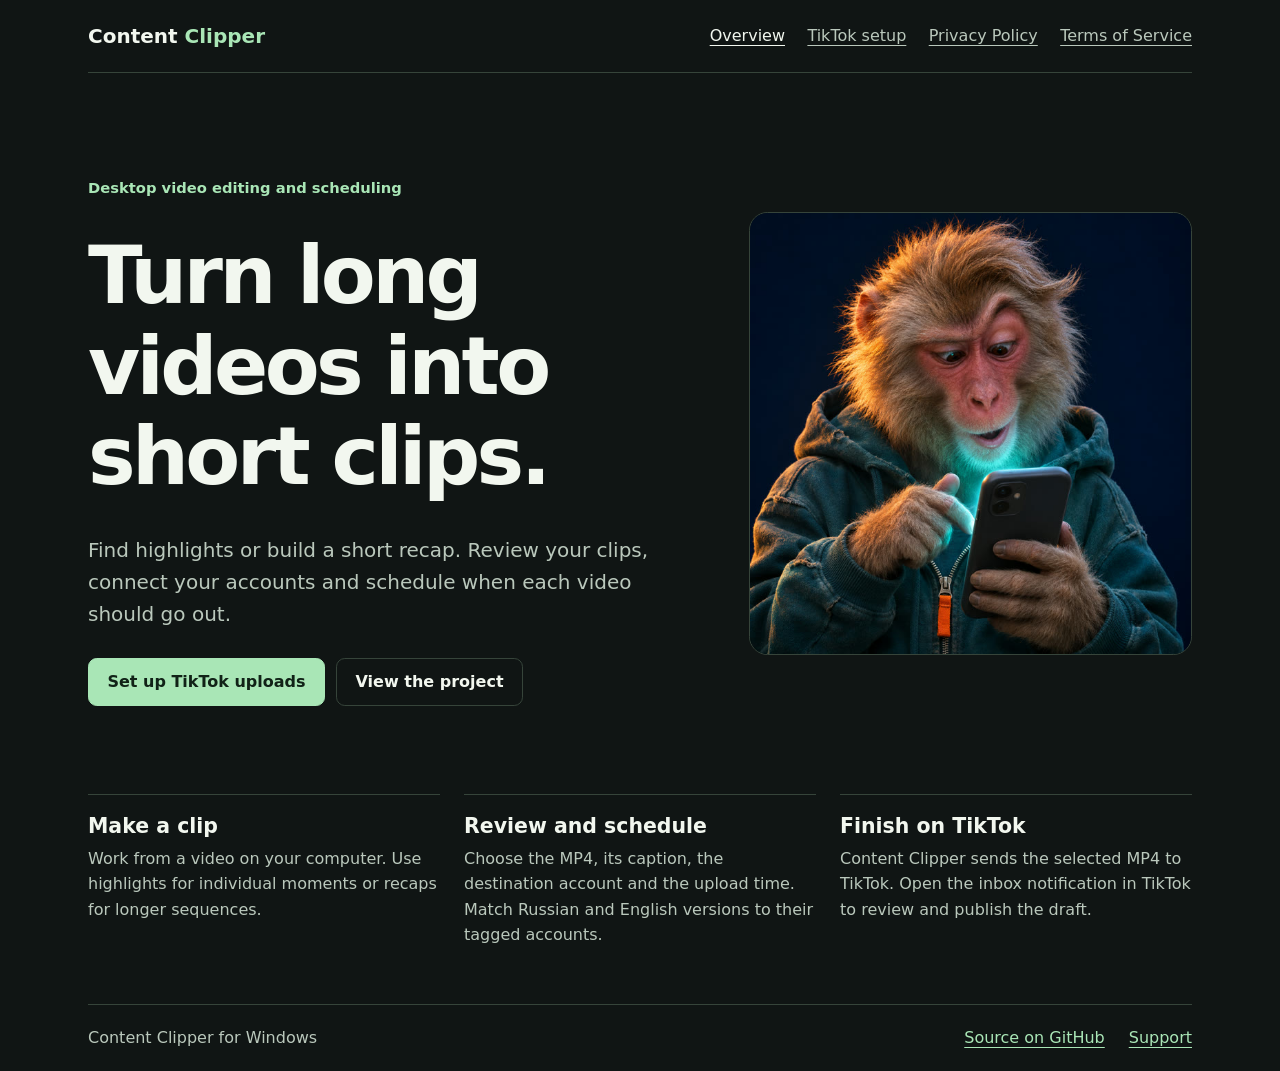
<file: index.html>
<!doctype html>
<html lang="en">
<head>
  <meta charset="utf-8">
  <meta name="viewport" content="width=device-width, initial-scale=1">
  <meta name="description" content="Create short video clips from your footage and schedule uploads from Windows.">
  <title>Content Clipper for Windows</title>
  <link rel="stylesheet" href="styles.css">
</head>
<body>
  <a class="skip" href="#content">Skip to content</a>
  <header class="wrap masthead">
    <a class="wordmark" href="./">Content <span>Clipper</span></a>
    <nav aria-label="Main navigation">
      <a href="./" aria-current="page">Overview</a>
      <a href="guide.html">TikTok setup</a>
      <a href="privacy.html">Privacy Policy</a>
      <a href="terms.html">Terms of Service</a>
    </nav>
  </header>
  <main id="content" class="wrap">
    <section class="hero">
      <div class="hero-copy">
        <p class="eyebrow">Desktop video editing and scheduling</p>
        <h1>Turn long videos into short clips.</h1>
        <p class="lead">Find highlights or build a short recap. Review your clips, connect your accounts and schedule when each video should go out.</p>
        <div class="actions">
          <a class="button" href="guide.html">Set up TikTok uploads</a>
          <a class="button secondary" href="https://github.com/danyapro2003/content_maker/tree/codex/highlights-v5">View the project</a>
        </div>
      </div>
      <figure class="art">
        <img src="macaque.jpg" width="640" height="640" alt="A macaque in a teal hoodie watching a video on a phone">
      </figure>
    </section>
    <section class="features" aria-label="What Content Clipper does">
      <article><h2>Make a clip</h2><p>Work from a video on your computer. Use highlights for individual moments or recaps for longer sequences.</p></article>
      <article><h2>Review and schedule</h2><p>Choose the MP4, its caption, the destination account and the upload time. Match Russian and English versions to their tagged accounts.</p></article>
      <article><h2>Finish on TikTok</h2><p>Content Clipper sends the selected MP4 to TikTok. Open the inbox notification in TikTok to review and publish the draft.</p></article>
    </section>
  </main>
  <footer class="wrap footer">
    <span>Content Clipper for Windows</span>
    <a href="https://github.com/danyapro2003/content_maker/tree/codex/highlights-v5">Source on GitHub</a>
    <a href="https://github.com/danyapro2003/content_maker/issues">Support</a>
  </footer>
</body>
</html>
</file>
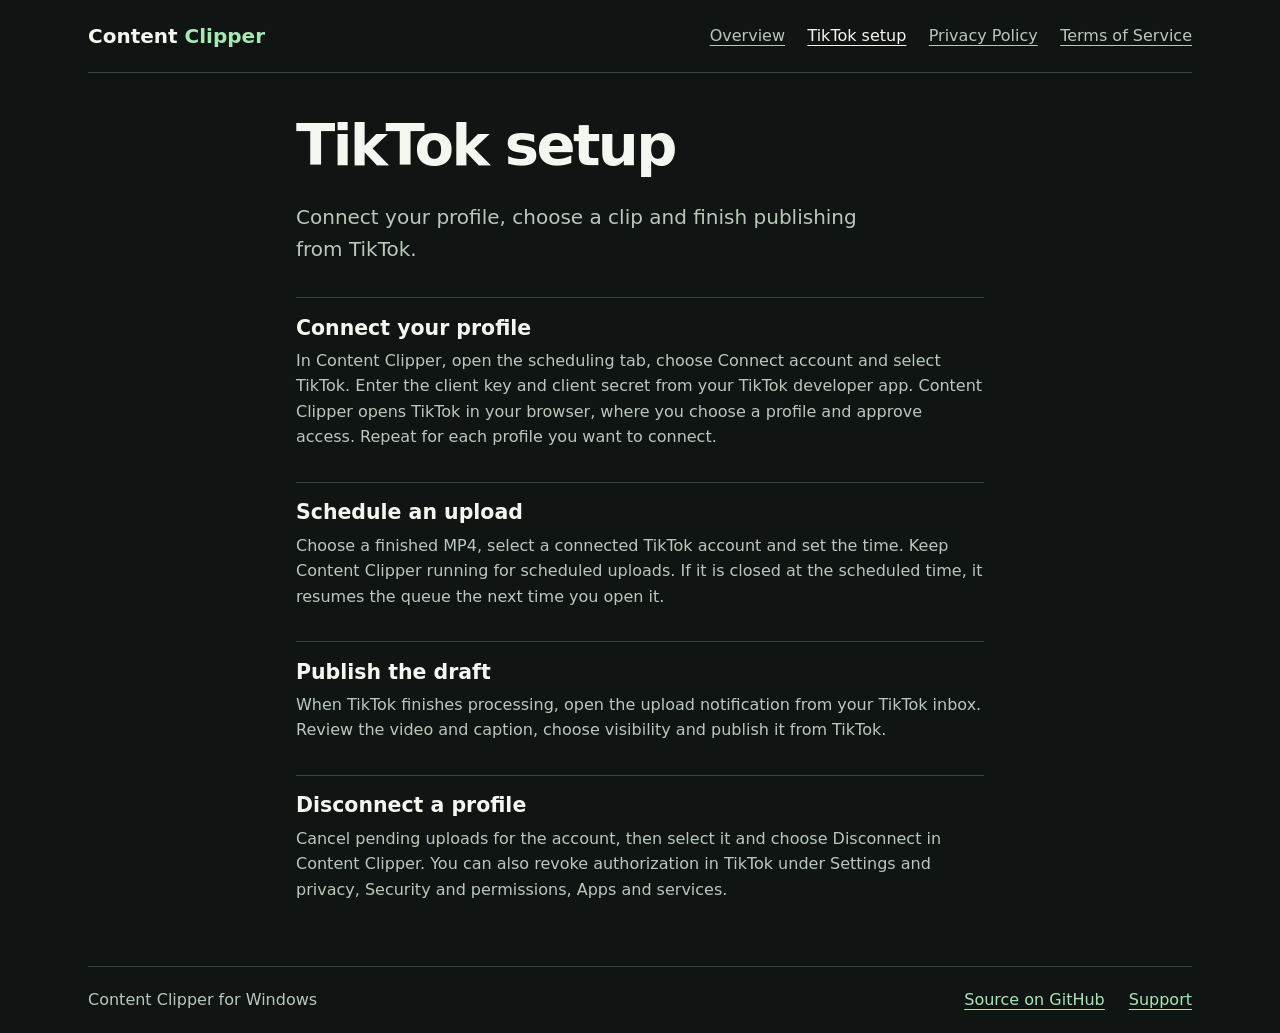
<file: guide.html>
<!doctype html>
<html lang="en">
<head>
  <meta charset="utf-8">
  <meta name="viewport" content="width=device-width, initial-scale=1">
  <meta name="description" content="How to connect a TikTok account and schedule a draft upload from Content Clipper.">
  <title>TikTok setup | Content Clipper</title>
  <link rel="stylesheet" href="styles.css">
</head>
<body>
  <a class="skip" href="#content">Skip to content</a>
  <header class="wrap masthead">
    <a class="wordmark" href="./">Content <span>Clipper</span></a>
    <nav aria-label="Main navigation">
      <a href="./">Overview</a>
      <a href="guide.html" aria-current="page">TikTok setup</a>
      <a href="privacy.html">Privacy Policy</a>
      <a href="terms.html">Terms of Service</a>
    </nav>
  </header>
  <main id="content" class="wrap document">
    <h1>TikTok setup</h1>
    <p class="lead">Connect your profile, choose a clip and finish publishing from TikTok.</p>
    <section>
      <h2>Connect your profile</h2>
      <p>In Content Clipper, open the scheduling tab, choose Connect account and select TikTok. Enter the client key and client secret from your TikTok developer app. Content Clipper opens TikTok in your browser, where you choose a profile and approve access. Repeat for each profile you want to connect.</p>
    </section>
    <section>
      <h2>Schedule an upload</h2>
      <p>Choose a finished MP4, select a connected TikTok account and set the time. Keep Content Clipper running for scheduled uploads. If it is closed at the scheduled time, it resumes the queue the next time you open it.</p>
    </section>
    <section>
      <h2>Publish the draft</h2>
      <p>When TikTok finishes processing, open the upload notification from your TikTok inbox. Review the video and caption, choose visibility and publish it from TikTok.</p>
    </section>
    <section>
      <h2>Disconnect a profile</h2>
      <p>Cancel pending uploads for the account, then select it and choose Disconnect in Content Clipper. You can also revoke authorization in TikTok under Settings and privacy, Security and permissions, Apps and services.</p>
    </section>
  </main>
  <footer class="wrap footer">
    <span>Content Clipper for Windows</span>
    <a href="https://github.com/danyapro2003/content_maker/tree/codex/highlights-v5">Source on GitHub</a>
    <a href="https://github.com/danyapro2003/content_maker/issues">Support</a>
  </footer>
</body>
</html>
</file>
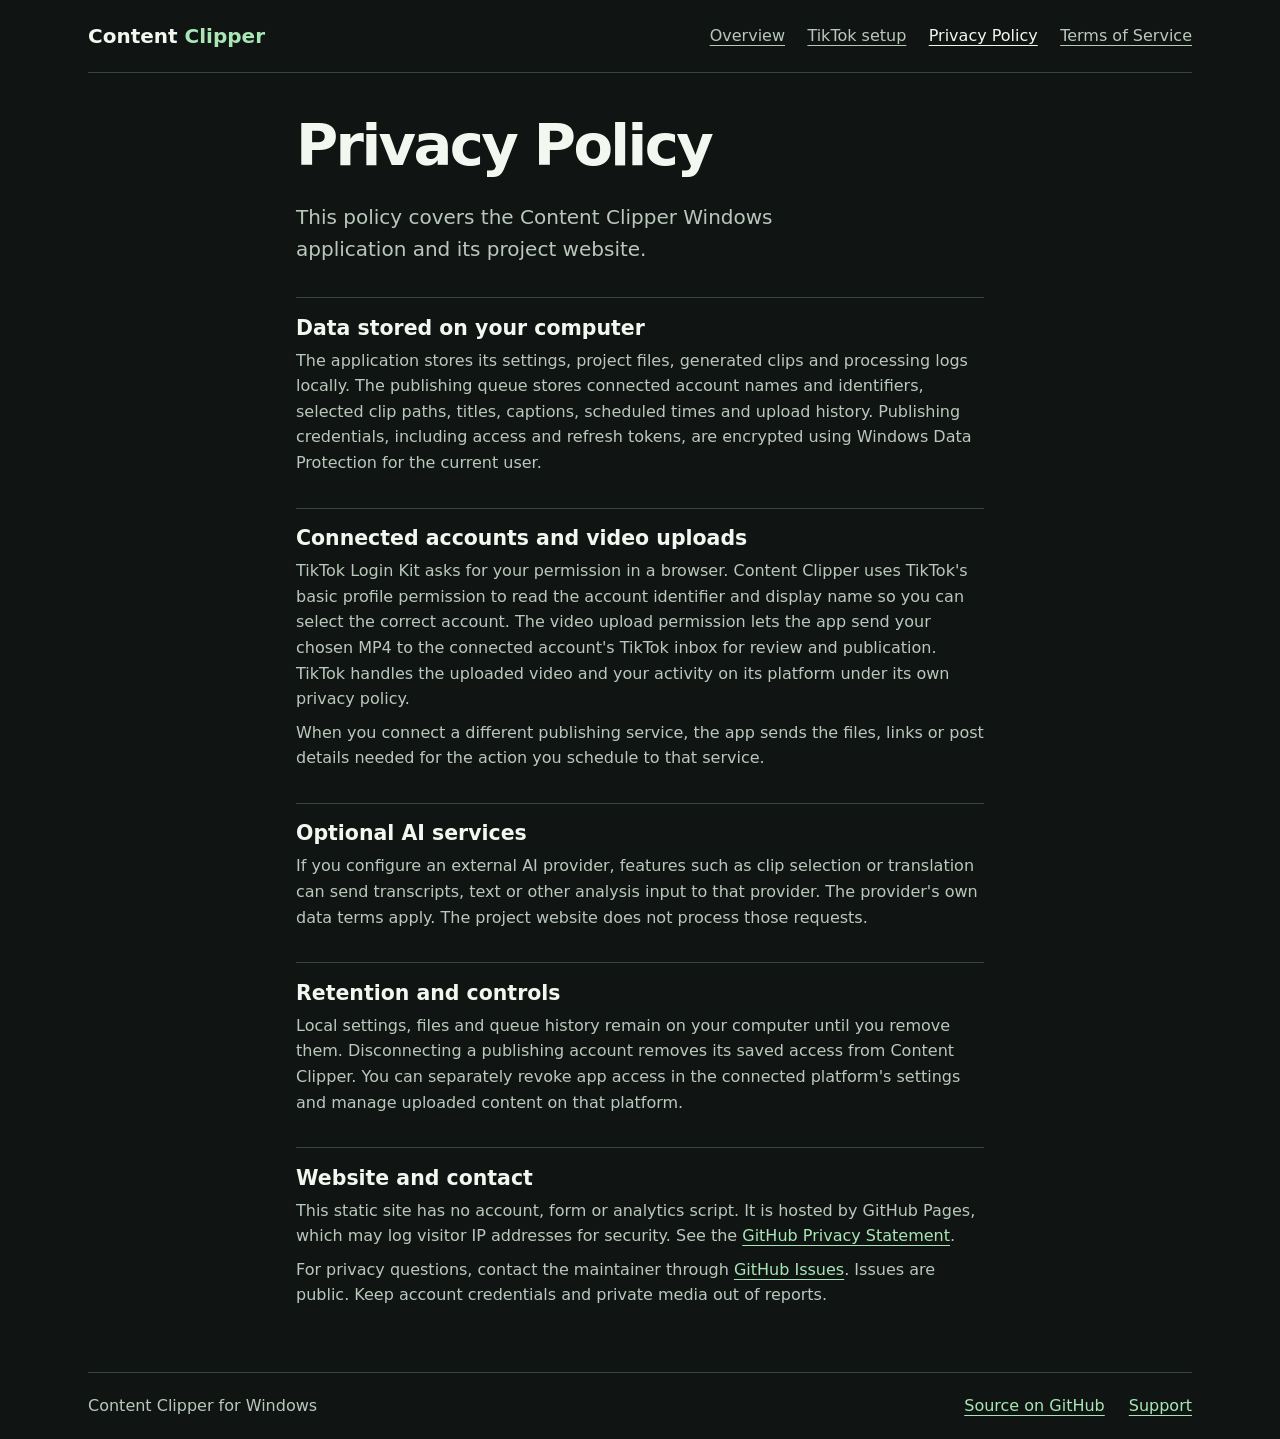
<file: privacy.html>
<!doctype html>
<html lang="en">
<head>
  <meta charset="utf-8">
  <meta name="viewport" content="width=device-width, initial-scale=1">
  <meta name="description" content="How Content Clipper handles local media, account permissions and scheduled uploads.">
  <title>Privacy Policy | Content Clipper</title>
  <link rel="stylesheet" href="styles.css">
</head>
<body>
  <a class="skip" href="#content">Skip to content</a>
  <header class="wrap masthead">
    <a class="wordmark" href="./">Content <span>Clipper</span></a>
    <nav aria-label="Main navigation">
      <a href="./">Overview</a>
      <a href="guide.html">TikTok setup</a>
      <a href="privacy.html" aria-current="page">Privacy Policy</a>
      <a href="terms.html">Terms of Service</a>
    </nav>
  </header>
  <main id="content" class="wrap document">
    <h1>Privacy Policy</h1>
    <p class="lead">This policy covers the Content Clipper Windows application and its project website.</p>
    <section>
      <h2>Data stored on your computer</h2>
      <p>The application stores its settings, project files, generated clips and processing logs locally. The publishing queue stores connected account names and identifiers, selected clip paths, titles, captions, scheduled times and upload history. Publishing credentials, including access and refresh tokens, are encrypted using Windows Data Protection for the current user.</p>
    </section>
    <section>
      <h2>Connected accounts and video uploads</h2>
      <p>TikTok Login Kit asks for your permission in a browser. Content Clipper uses TikTok's basic profile permission to read the account identifier and display name so you can select the correct account. The video upload permission lets the app send your chosen MP4 to the connected account's TikTok inbox for review and publication. TikTok handles the uploaded video and your activity on its platform under its own privacy policy.</p>
      <p>When you connect a different publishing service, the app sends the files, links or post details needed for the action you schedule to that service.</p>
    </section>
    <section>
      <h2>Optional AI services</h2>
      <p>If you configure an external AI provider, features such as clip selection or translation can send transcripts, text or other analysis input to that provider. The provider's own data terms apply. The project website does not process those requests.</p>
    </section>
    <section>
      <h2>Retention and controls</h2>
      <p>Local settings, files and queue history remain on your computer until you remove them. Disconnecting a publishing account removes its saved access from Content Clipper. You can separately revoke app access in the connected platform's settings and manage uploaded content on that platform.</p>
    </section>
    <section>
      <h2>Website and contact</h2>
      <p>This static site has no account, form or analytics script. It is hosted by GitHub Pages, which may log visitor IP addresses for security. See the <a href="https://docs.github.com/en/site-policy/privacy-policies/github-general-privacy-statement">GitHub Privacy Statement</a>.</p>
      <p>For privacy questions, contact the maintainer through <a href="https://github.com/danyapro2003/content_maker/issues">GitHub Issues</a>. Issues are public. Keep account credentials and private media out of reports.</p>
    </section>
  </main>
  <footer class="wrap footer">
    <span>Content Clipper for Windows</span>
    <a href="https://github.com/danyapro2003/content_maker/tree/codex/highlights-v5">Source on GitHub</a>
    <a href="https://github.com/danyapro2003/content_maker/issues">Support</a>
  </footer>
</body>
</html>
</file>
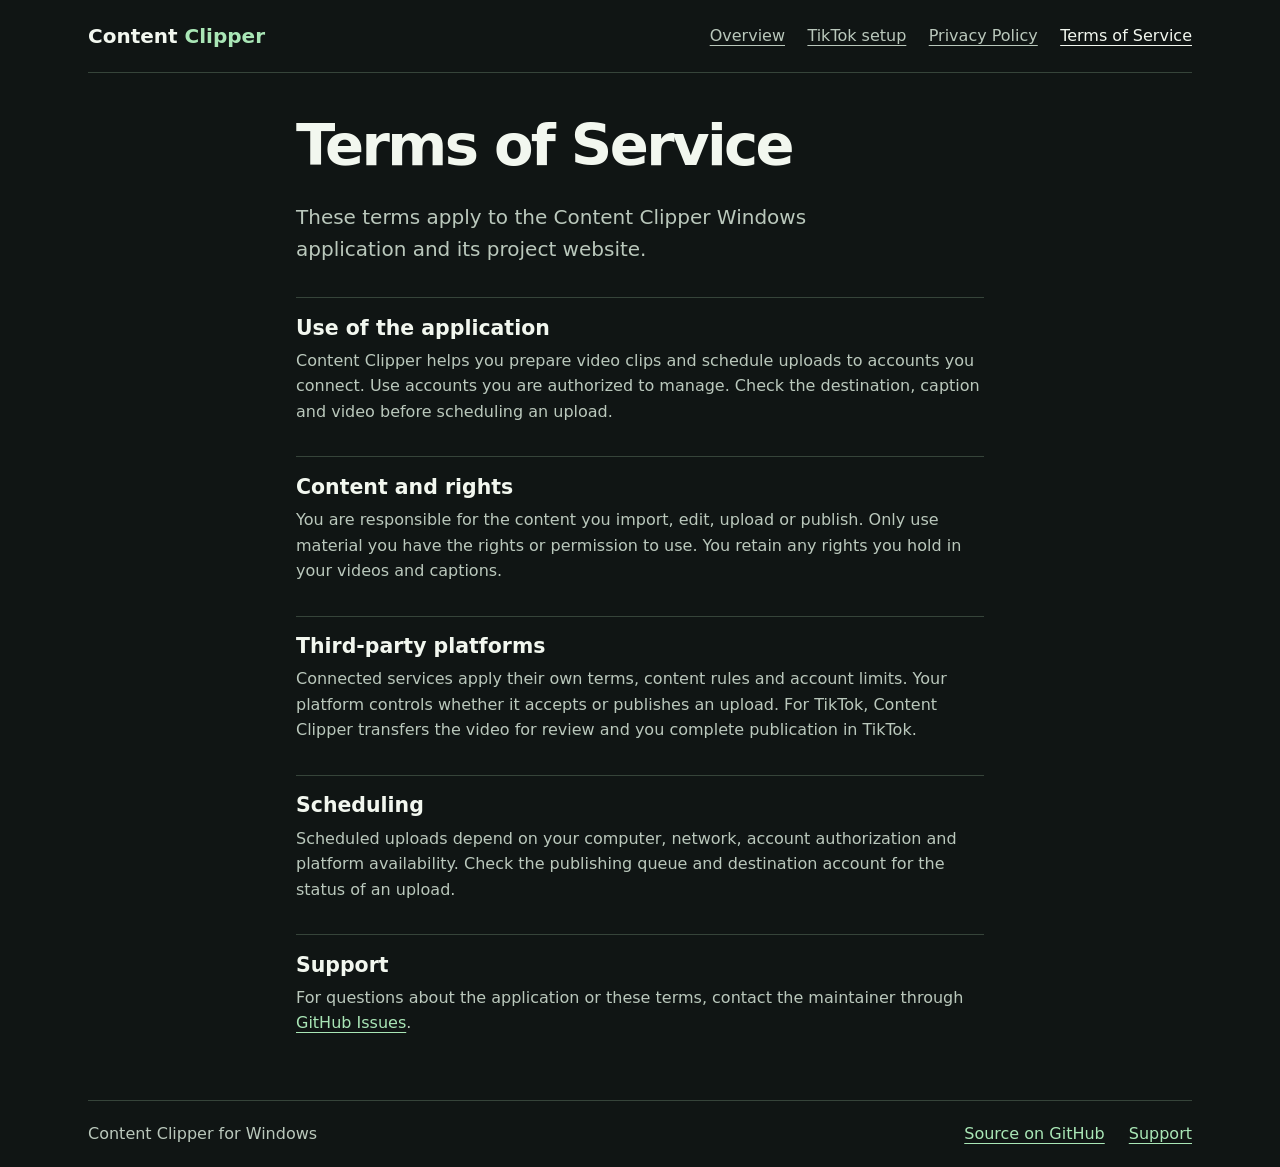
<file: terms.html>
<!doctype html>
<html lang="en">
<head>
  <meta charset="utf-8">
  <meta name="viewport" content="width=device-width, initial-scale=1">
  <meta name="description" content="Terms for using the Content Clipper Windows application.">
  <title>Terms of Service | Content Clipper</title>
  <link rel="stylesheet" href="styles.css">
</head>
<body>
  <a class="skip" href="#content">Skip to content</a>
  <header class="wrap masthead">
    <a class="wordmark" href="./">Content <span>Clipper</span></a>
    <nav aria-label="Main navigation">
      <a href="./">Overview</a>
      <a href="guide.html">TikTok setup</a>
      <a href="privacy.html">Privacy Policy</a>
      <a href="terms.html" aria-current="page">Terms of Service</a>
    </nav>
  </header>
  <main id="content" class="wrap document">
    <h1>Terms of Service</h1>
    <p class="lead">These terms apply to the Content Clipper Windows application and its project website.</p>
    <section>
      <h2>Use of the application</h2>
      <p>Content Clipper helps you prepare video clips and schedule uploads to accounts you connect. Use accounts you are authorized to manage. Check the destination, caption and video before scheduling an upload.</p>
    </section>
    <section>
      <h2>Content and rights</h2>
      <p>You are responsible for the content you import, edit, upload or publish. Only use material you have the rights or permission to use. You retain any rights you hold in your videos and captions.</p>
    </section>
    <section>
      <h2>Third-party platforms</h2>
      <p>Connected services apply their own terms, content rules and account limits. Your platform controls whether it accepts or publishes an upload. For TikTok, Content Clipper transfers the video for review and you complete publication in TikTok.</p>
    </section>
    <section>
      <h2>Scheduling</h2>
      <p>Scheduled uploads depend on your computer, network, account authorization and platform availability. Check the publishing queue and destination account for the status of an upload.</p>
    </section>
    <section>
      <h2>Support</h2>
      <p>For questions about the application or these terms, contact the maintainer through <a href="https://github.com/danyapro2003/content_maker/issues">GitHub Issues</a>.</p>
    </section>
  </main>
  <footer class="wrap footer">
    <span>Content Clipper for Windows</span>
    <a href="https://github.com/danyapro2003/content_maker/tree/codex/highlights-v5">Source on GitHub</a>
    <a href="https://github.com/danyapro2003/content_maker/issues">Support</a>
  </footer>
</body>
</html>
</file>
<file: styles.css>
:root {
  color-scheme: dark;
  background: #101514;
  color: #f2f7ef;
  font-family: system-ui, sans-serif;
  line-height: 1.6;
  --muted: #bac8bc;
  --accent: #a9e6b6;
  --line: #36443a;
}

* { box-sizing: border-box; }
body { margin: 0; }
a { color: var(--accent); text-underline-offset: 0.22em; }
a:focus-visible { outline: 2px solid #ffba7a; outline-offset: 4px; }
.wrap { width: min(69rem, calc(100% - 2.5rem)); margin-inline: auto; }
.skip { position: fixed; top: 1rem; left: 1rem; translate: 0 -200%; background: #101514; padding: 0.5rem; }
.skip:focus { translate: 0; z-index: 1; }

.masthead, .footer {
  display: flex;
  align-items: center;
  gap: 0.7rem 1.5rem;
  flex-wrap: wrap;
  padding-block: 1.25rem;
}
.masthead { justify-content: space-between; border-bottom: 1px solid var(--line); }
.wordmark { color: #f2f7ef; font-size: 1.25rem; font-weight: 750; text-decoration: none; }
.wordmark span { color: var(--accent); }
nav { display: flex; gap: 0.4rem 1.4rem; flex-wrap: wrap; }
nav a { color: var(--muted); }
nav a:hover, nav a[aria-current] { color: #f2f7ef; }

.hero {
  display: grid;
  grid-template-columns: minmax(0, 1.35fr) minmax(0, 1fr);
  align-items: center;
  gap: clamp(1.5rem, 5vw, 5rem);
  padding-block: clamp(2.5rem, 7vw, 5.5rem);
}
.eyebrow { color: var(--accent); font-size: 0.92rem; font-weight: 650; }
h1, h2 { line-height: 1.13; text-wrap: balance; }
h1 { margin: 0.4em 0; font-size: clamp(2.5rem, 7vw, 5rem); letter-spacing: -0.045em; }
h2 { margin: 0 0 0.5rem; font-size: 1.28rem; }
.lead { max-width: 37rem; font-size: clamp(1.05rem, 2.4vw, 1.25rem); color: var(--muted); }
.actions { display: flex; flex-wrap: wrap; gap: 0.7rem; margin-top: 1.7rem; }
.button { border: 1px solid var(--accent); border-radius: 0.55rem; padding: 0.66rem 1.15rem; text-decoration: none; background: var(--accent); color: #112217; font-weight: 680; }
.button:hover { background: #c6f5cf; }
.button.secondary { color: #f2f7ef; background: transparent; border-color: var(--line); }
.button.secondary:hover { background: #212b25; }
.art { margin: 0; overflow: hidden; border: 1px solid var(--line); border-radius: 1.15rem; }
.art img { width: 100%; height: auto; display: block; }

.features { display: grid; grid-template-columns: repeat(3, 1fr); gap: 1.5rem; margin-bottom: 3.5rem; }
.features article { border-top: 1px solid var(--line); padding-top: 1.2rem; }
.features p, .document section p { color: var(--muted); }
.features p { margin: 0; }
.document { max-width: 43rem; padding-block: 2.5rem 3.5rem; }
.document h1 { margin-top: 0; font-size: clamp(2.1rem, 6vw, 3.6rem); }
.document section { margin-top: 2rem; padding-top: 1.15rem; border-top: 1px solid var(--line); }
.document section p { margin-block: 0.5rem; }
.footer { border-top: 1px solid var(--line); color: var(--muted); }
.footer span { margin-right: auto; }

@media (max-width: 42rem) {
  .hero, .features { grid-template-columns: 1fr; }
  .art { max-width: 26rem; }
}
</file>
